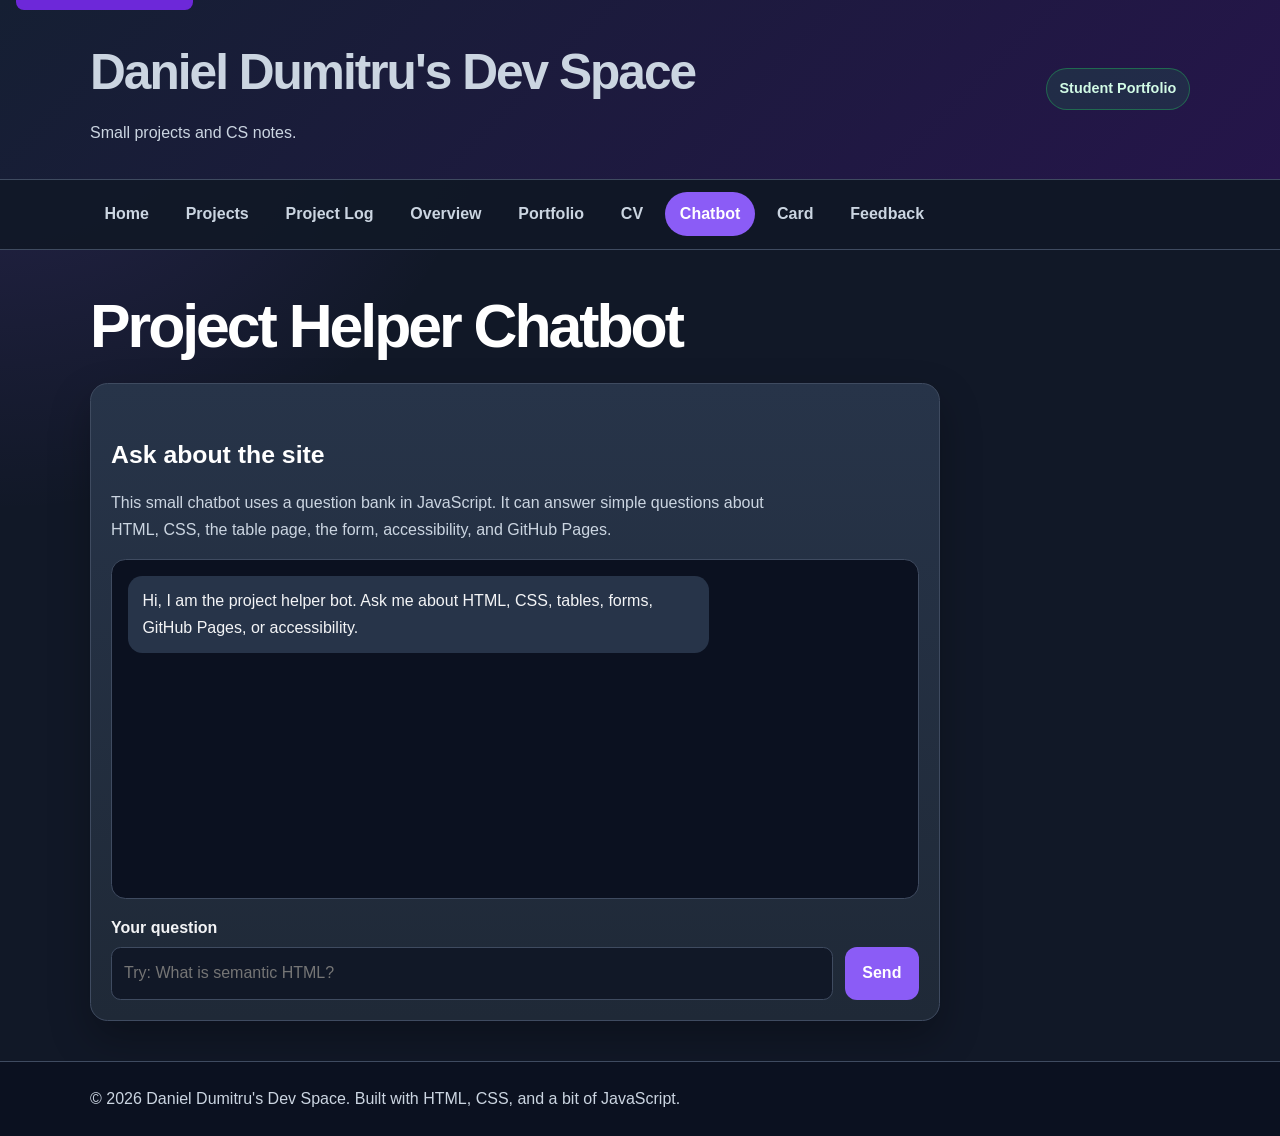
<file: chatbot.html>
<!doctype html>
<html lang="en">
<head>
  <meta charset="utf-8">
  <meta name="viewport" content="width=device-width, initial-scale=1.0">
  <title>Daniel Dumitru's Dev Space | Chatbot</title>
  <link rel="stylesheet" href="styles.css">
  <link rel="stylesheet" href="chatbot.css">
  <script src="chatbot.js" defer></script>
</head>
<body>
  <a href="#main-content" class="skip-link">Skip to main content</a>

  <header class="site-header">
    <div class="container header-layout">
      <div>
        <p class="site-title">Daniel Dumitru's Dev Space</p>
        <p class="site-tagline">Small projects and CS notes.</p>
      </div>
      <p class="header-badge">Student Portfolio</p>
    </div>
  </header>

  <nav class="site-nav" aria-label="Main navigation">
    <div class="container">
      <ul>
        <li><a href="index.html">Home</a></li>
        <li><a href="projects.html">Projects</a></li>
        <li><a href="data.html">Project Log</a></li>
        <li><a href="overview.html">Overview</a></li>
        <li><a href="portfolio.html">Portfolio</a></li>
        <li><a href="cv.html">CV</a></li>
        <li><a href="chatbot.html" aria-current="page">Chatbot</a></li>
        <li><a href="card.html">Card</a></li>
        <li><a href="contact.html">Feedback</a></li>
      </ul>
    </div>
  </nav>

  <main id="main-content" class="container page-content">
    <h1>Project Helper Chatbot</h1>

    <section class="chatbot-panel" aria-labelledby="chatbot-title">
      <h2 id="chatbot-title">Ask about the site</h2>
      <p>
        This small chatbot uses a question bank in JavaScript. It can answer simple questions about HTML,
        CSS, the table page, the form, accessibility, and GitHub Pages.
      </p>

      <div id="chat-window" class="chat-window" aria-live="polite" aria-label="Chat messages"></div>

      <form id="chat-form" class="chat-form">
        <label for="user-question">Your question</label>
        <div class="chat-input-row">
          <input type="text" id="user-question" name="user-question" placeholder="Try: What is semantic HTML?" autocomplete="off">
          <button type="submit">Send</button>
        </div>
      </form>
    </section>
  </main>

  <footer class="site-footer">
    <div class="container">
      <p>&copy; 2026 Daniel Dumitru's Dev Space. Built with HTML, CSS, and a bit of JavaScript.</p>
    </div>
  </footer>
</body>
</html>
</file>
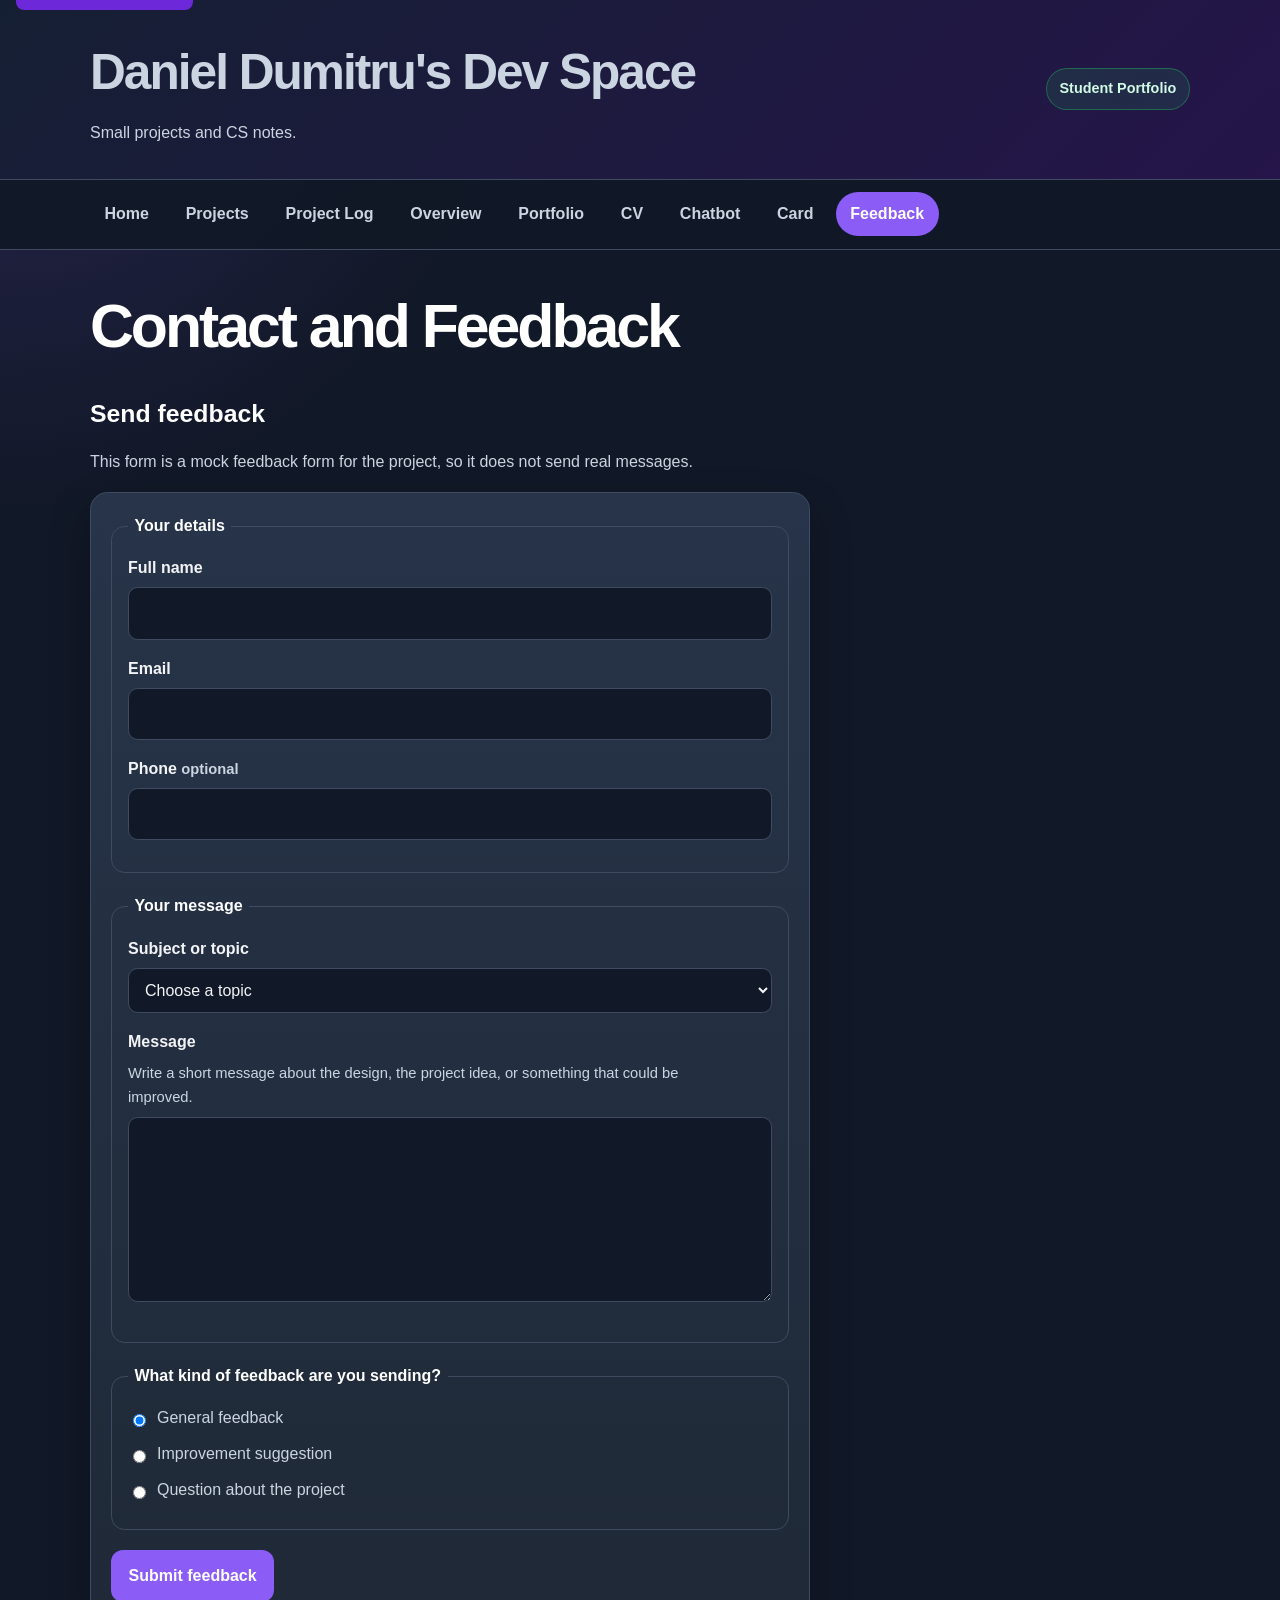
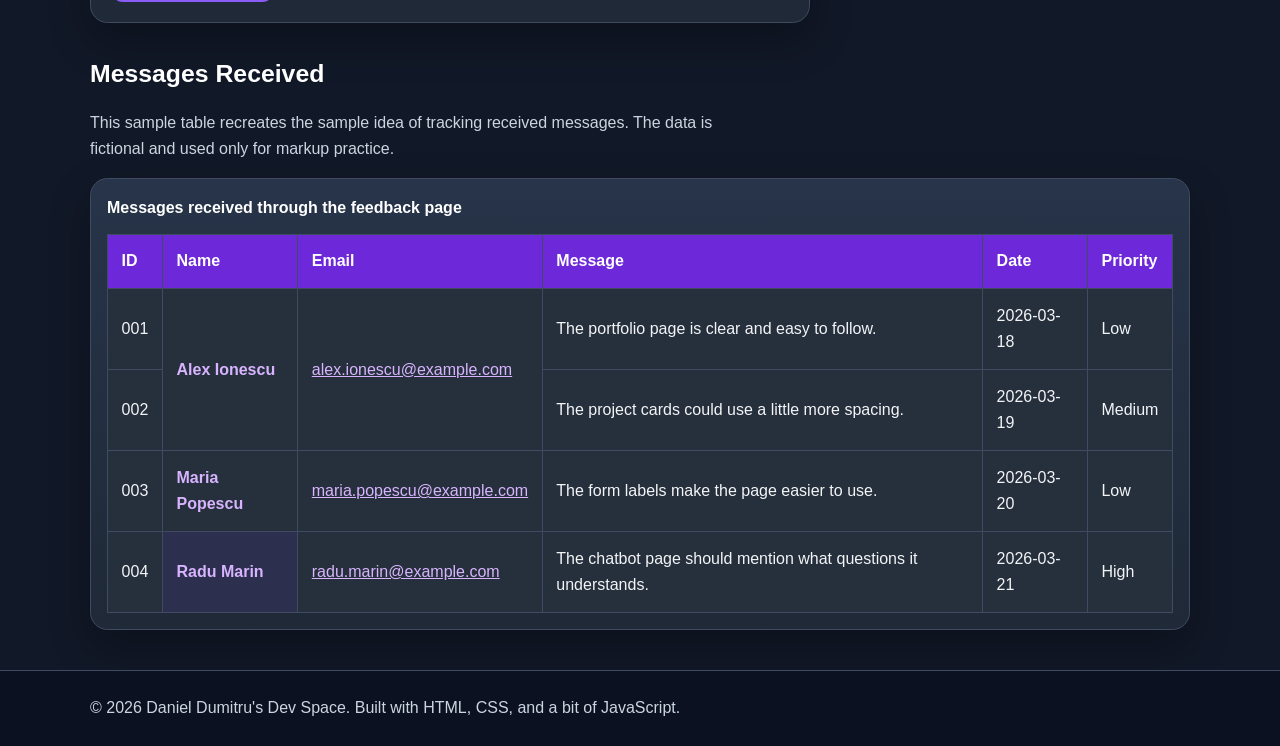
<file: contact.html>
<!doctype html>
<html lang="en">
<head>
  <meta charset="utf-8">
  <meta name="viewport" content="width=device-width, initial-scale=1.0">
  <title>Daniel Dumitru's Dev Space | Feedback</title>
  <link rel="stylesheet" href="styles.css">
</head>
<body>
  <a href="#main-content" class="skip-link">Skip to main content</a>

  <header class="site-header">
    <div class="container header-layout">
      <div>
        <p class="site-title">Daniel Dumitru's Dev Space</p>
        <p class="site-tagline">Small projects and CS notes.</p>
      </div>
      <p class="header-badge">Student Portfolio</p>
    </div>
  </header>

  <nav class="site-nav" aria-label="Main navigation">
    <div class="container">
      <ul>
        <li><a href="index.html">Home</a></li>
        <li><a href="projects.html">Projects</a></li>
        <li><a href="data.html">Project Log</a></li>
        <li><a href="overview.html">Overview</a></li>
        <li><a href="portfolio.html">Portfolio</a></li>
        <li><a href="cv.html">CV</a></li>
        <li><a href="chatbot.html">Chatbot</a></li>
        <li><a href="card.html">Card</a></li>
        <li><a href="contact.html" aria-current="page">Feedback</a></li>
      </ul>
    </div>
  </nav>

  <main id="main-content" class="container page-content">
    <h1>Contact and Feedback</h1>

    <section>
      <h2>Send feedback</h2>
      <p>
        This form is a mock feedback form for the project, so it does not send real messages.
      </p>

      <form action="#" method="post" class="contact-form" aria-label="Feedback form">
        <fieldset>
          <legend>Your details</legend>

          <div class="form-group">
            <label for="name">Full name</label>
            <input type="text" id="name" name="name" autocomplete="name" required>
          </div>

          <div class="form-group">
            <label for="email">Email</label>
            <input type="email" id="email" name="email" autocomplete="email" required>
          </div>

          <div class="form-group">
            <label for="phone">Phone <span class="optional-text">optional</span></label>
            <input type="tel" id="phone" name="phone" autocomplete="tel">
          </div>
        </fieldset>

        <fieldset>
          <legend>Your message</legend>

          <div class="form-group">
            <label for="topic">Subject or topic</label>
            <select id="topic" name="topic" required>
              <option value="">Choose a topic</option>
              <option value="portfolio">Portfolio website</option>
              <option value="projects">Project ideas</option>
              <option value="accessibility">Accessibility feedback</option>
              <option value="other">Other</option>
            </select>
          </div>

          <div class="form-group">
            <label for="message">Message</label>
            <p id="message-help" class="form-help">
              Write a short message about the design, the project idea, or something that could be improved.
            </p>
            <textarea id="message" name="message" rows="6" aria-describedby="message-help" required></textarea>
          </div>
        </fieldset>

        <fieldset>
          <legend>What kind of feedback are you sending?</legend>

          <div class="radio-group">
            <input type="radio" id="general-feedback" name="feedback-type" value="general" checked required>
            <label for="general-feedback">General feedback</label>
          </div>

          <div class="radio-group">
            <input type="radio" id="improvement" name="feedback-type" value="improvement">
            <label for="improvement">Improvement suggestion</label>
          </div>

          <div class="radio-group">
            <input type="radio" id="project-question" name="feedback-type" value="question">
            <label for="project-question">Question about the project</label>
          </div>
        </fieldset>

        <button type="submit">Submit feedback</button>
      </form>
    </section>

    <section>
      <h2>Messages Received</h2>
      <p>
        This sample table recreates the sample idea of tracking received messages. The data is fictional and used only for markup practice.
      </p>
      <div class="table-wrapper">
        <table class="messages-table">
          <caption>Messages received through the feedback page</caption>
          <thead>
            <tr>
              <th scope="col">ID</th>
              <th scope="col">Name</th>
              <th scope="col">Email</th>
              <th scope="col">Message</th>
              <th scope="col">Date</th>
              <th scope="col">Priority</th>
            </tr>
          </thead>
          <tbody>
            <tr>
              <td>001</td>
              <th scope="row" rowspan="2">Alex Ionescu</th>
              <td rowspan="2"><a href="mailto:alex.ionescu@example.com">alex.ionescu@example.com</a></td>
              <td>The portfolio page is clear and easy to follow.</td>
              <td>2026-03-18</td>
              <td>Low</td>
            </tr>
            <tr>
              <td>002</td>
              <td>The project cards could use a little more spacing.</td>
              <td>2026-03-19</td>
              <td>Medium</td>
            </tr>
            <tr>
              <td>003</td>
              <th scope="row">Maria Popescu</th>
              <td><a href="mailto:maria.popescu@example.com">maria.popescu@example.com</a></td>
              <td>The form labels make the page easier to use.</td>
              <td>2026-03-20</td>
              <td>Low</td>
            </tr>
            <tr>
              <td>004</td>
              <th scope="row">Radu Marin</th>
              <td><a href="mailto:radu.marin@example.com">radu.marin@example.com</a></td>
              <td>The chatbot page should mention what questions it understands.</td>
              <td>2026-03-21</td>
              <td>High</td>
            </tr>
          </tbody>
        </table>
      </div>
    </section>
  </main>

  <footer class="site-footer">
    <div class="container">
      <p>&copy; 2026 Daniel Dumitru's Dev Space. Built with HTML, CSS, and a bit of JavaScript.</p>
    </div>
  </footer>
</body>
</html>
</file>
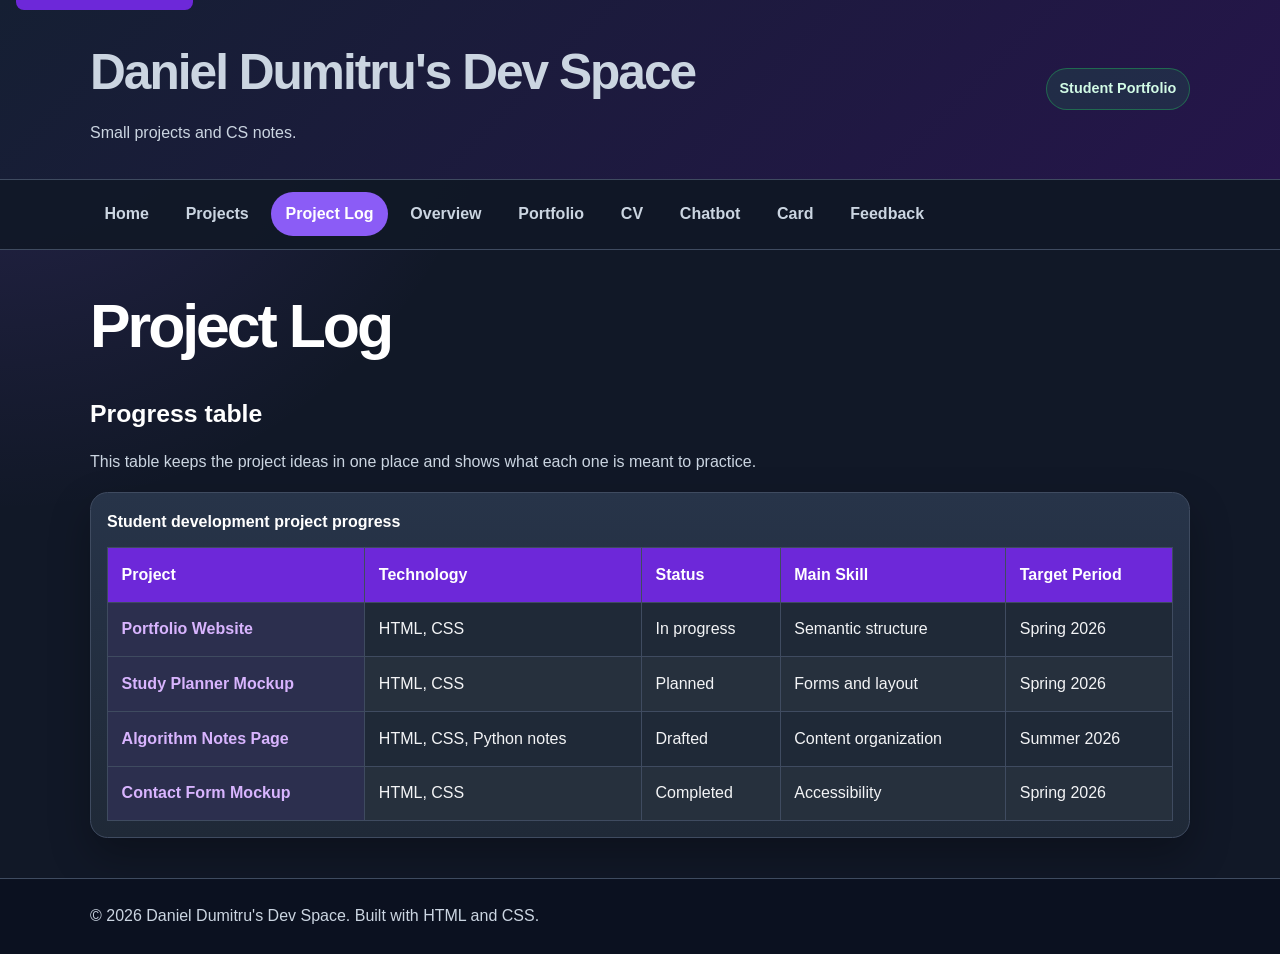
<file: data.html>
<!doctype html>
<html lang="en">
<head>
  <meta charset="utf-8">
  <meta name="viewport" content="width=device-width, initial-scale=1.0">
  <title>Daniel Dumitru's Dev Space | Project Log</title>
  <link rel="stylesheet" href="styles.css">
</head>
<body>
  <a href="#main-content" class="skip-link">Skip to main content</a>

  <header class="site-header">
    <div class="container header-layout">
      <div>
        <p class="site-title">Daniel Dumitru's Dev Space</p>
        <p class="site-tagline">Small projects and CS notes.</p>
      </div>
      <p class="header-badge">Student Portfolio</p>
    </div>
  </header>

  <nav class="site-nav" aria-label="Main navigation">
    <div class="container">
      <ul>
        <li><a href="index.html">Home</a></li>
        <li><a href="projects.html">Projects</a></li>
        <li><a href="data.html" aria-current="page">Project Log</a></li>
        <li><a href="overview.html">Overview</a></li>
        <li><a href="portfolio.html">Portfolio</a></li>
        <li><a href="cv.html">CV</a></li>
        <li><a href="chatbot.html">Chatbot</a></li>
        <li><a href="card.html">Card</a></li>
        <li><a href="contact.html">Feedback</a></li>
      </ul>
    </div>
  </nav>

  <main id="main-content" class="container page-content">
    <h1>Project Log</h1>

    <section>
      <h2>Progress table</h2>
      <p>
        This table keeps the project ideas in one place and shows what each one is meant to practice.
      </p>

      <div class="table-wrapper">
        <table>
          <caption>Student development project progress</caption>
          <thead>
            <tr>
              <th scope="col">Project</th>
              <th scope="col">Technology</th>
              <th scope="col">Status</th>
              <th scope="col">Main Skill</th>
              <th scope="col">Target Period</th>
            </tr>
          </thead>
          <tbody>
            <tr>
              <th scope="row">Portfolio Website</th>
              <td>HTML, CSS</td>
              <td>In progress</td>
              <td>Semantic structure</td>
              <td>Spring 2026</td>
            </tr>
            <tr>
              <th scope="row">Study Planner Mockup</th>
              <td>HTML, CSS</td>
              <td>Planned</td>
              <td>Forms and layout</td>
              <td>Spring 2026</td>
            </tr>
            <tr>
              <th scope="row">Algorithm Notes Page</th>
              <td>HTML, CSS, Python notes</td>
              <td>Drafted</td>
              <td>Content organization</td>
              <td>Summer 2026</td>
            </tr>
            <tr>
              <th scope="row">Contact Form Mockup</th>
              <td>HTML, CSS</td>
              <td>Completed</td>
              <td>Accessibility</td>
              <td>Spring 2026</td>
            </tr>
          </tbody>
        </table>
      </div>
    </section>
  </main>

  <footer class="site-footer">
    <div class="container">
      <p>&copy; 2026 Daniel Dumitru's Dev Space. Built with HTML and CSS.</p>
    </div>
  </footer>
</body>
</html>
</file>
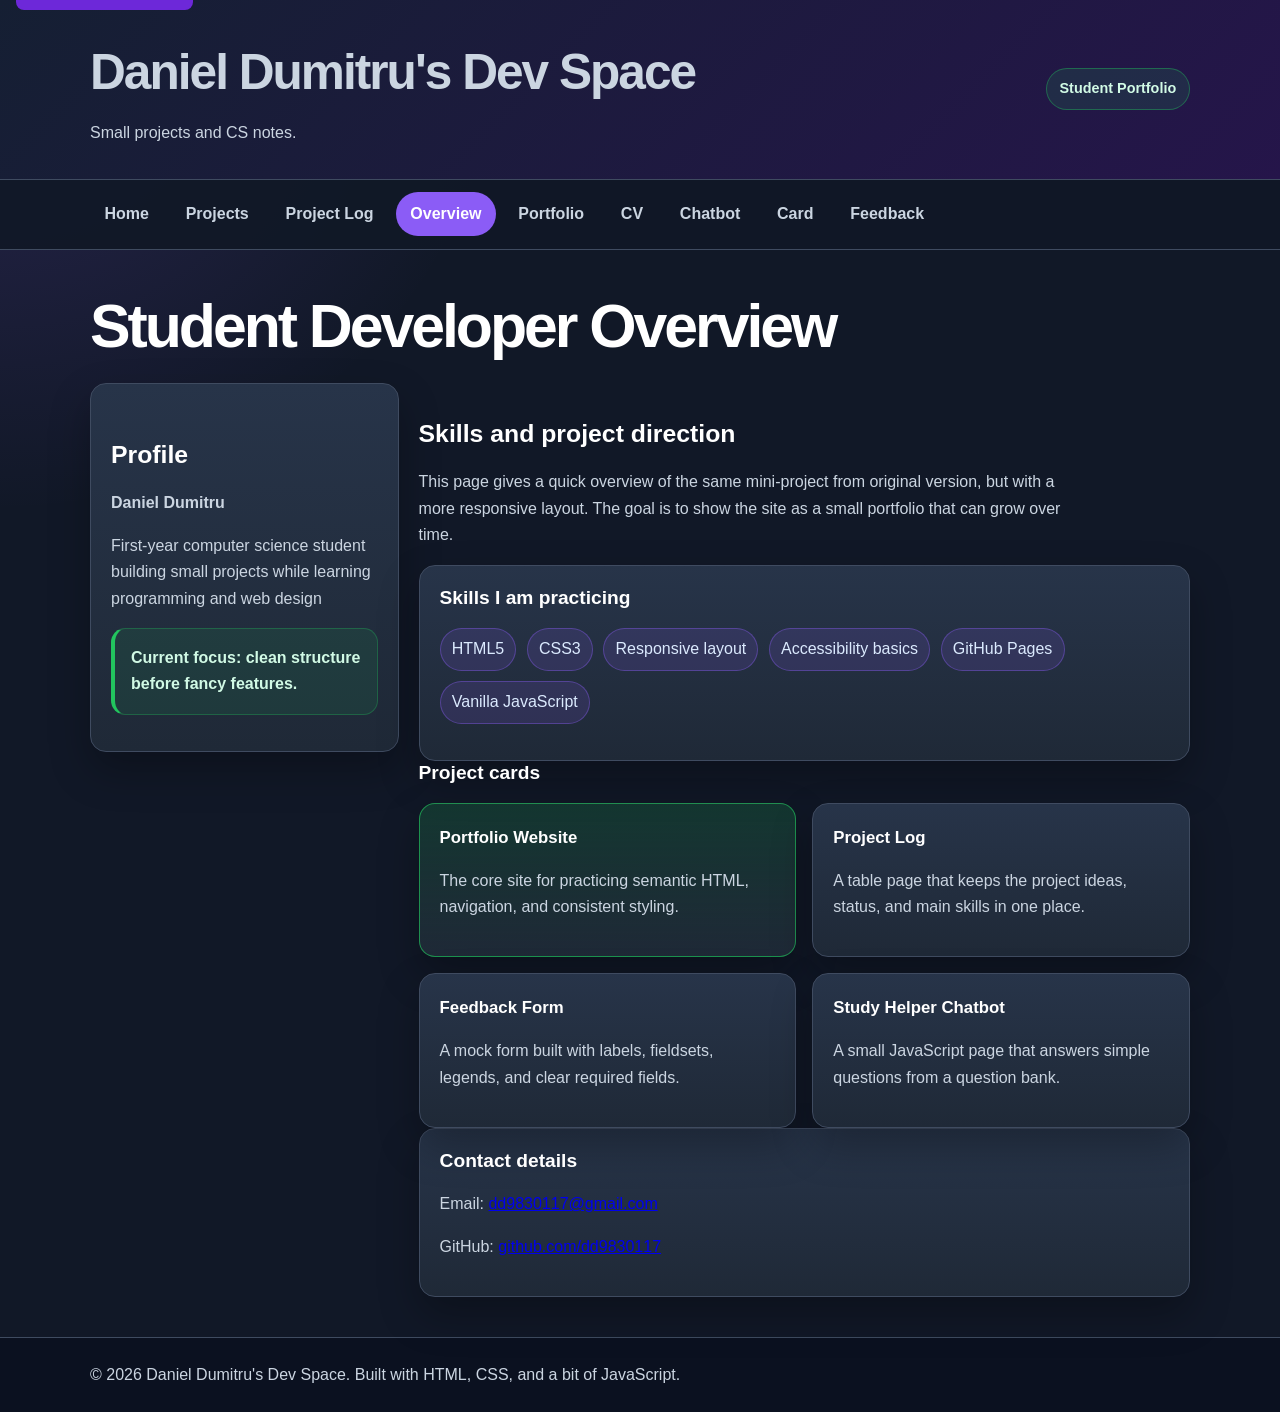
<file: overview.html>
<!doctype html>
<html lang="en">
<head>
  <meta charset="utf-8">
  <meta name="viewport" content="width=device-width, initial-scale=1.0">
  <title>Daniel Dumitru's Dev Space | Overview</title>
  <link rel="stylesheet" href="styles.css">
  <style>
    .overview-note {
      border-left: 4px solid #22c55e;
    }
  </style>
</head>
<body>
  <a href="#main-content" class="skip-link">Skip to main content</a>

  <header class="site-header">
    <div class="container header-layout">
      <div>
        <p class="site-title">Daniel Dumitru's Dev Space</p>
        <p class="site-tagline">Small projects and CS notes.</p>
      </div>
      <p class="header-badge">Student Portfolio</p>
    </div>
  </header>

  <nav class="site-nav" aria-label="Main navigation">
    <div class="container">
      <ul>
        <li><a href="index.html">Home</a></li>
        <li><a href="projects.html">Projects</a></li>
        <li><a href="data.html">Project Log</a></li>
        <li><a href="overview.html" aria-current="page">Overview</a></li>
        <li><a href="portfolio.html">Portfolio</a></li>
        <li><a href="cv.html">CV</a></li>
        <li><a href="chatbot.html">Chatbot</a></li>
        <li><a href="card.html">Card</a></li>
        <li><a href="contact.html">Feedback</a></li>
      </ul>
    </div>
  </nav>

  <main id="main-content" class="container page-content">
    <h1>Student Developer Overview</h1>

    <div class="overview-grid">
      <aside class="profile-panel">
        <h2>Profile</h2>
        <p><strong>Daniel Dumitru</strong></p>
        <p>
          First-year computer science student building small projects while learning programming and
          web design
        </p>
        <p class="notice-box overview-note" style="font-weight: 700;">Current focus: clean structure before fancy features.</p>
      </aside>

      <section>
        <h2>Skills and project direction</h2>
        <p>
          This page gives a quick overview of the same mini-project from original version, but with a more responsive
          layout. The goal is to show the site as a small portfolio that can grow over time.
        </p>

        <section class="skills-panel">
          <h3>Skills I am practicing</h3>
          <ul class="tag-list">
            <li>HTML5</li>
            <li>CSS3</li>
            <li>Responsive layout</li>
            <li>Accessibility basics</li>
            <li>GitHub Pages</li>
            <li>Vanilla JavaScript</li>
          </ul>
        </section>

        <section>
          <h3>Project cards</h3>
          <div class="overview-card-grid">
            <article class="overview-card featured-card">
              <h4>Portfolio Website</h4>
              <p>The core site for practicing semantic HTML, navigation, and consistent styling.</p>
            </article>
            <article class="overview-card">
              <h4>Project Log</h4>
              <p>A table page that keeps the project ideas, status, and main skills in one place.</p>
            </article>
            <article class="overview-card">
              <h4>Feedback Form</h4>
              <p>A mock form built with labels, fieldsets, legends, and clear required fields.</p>
            </article>
            <article class="overview-card">
              <h4>Study Helper Chatbot</h4>
              <p>A small JavaScript page that answers simple questions from a question bank.</p>
            </article>
          </div>
        </section>

        <section class="contact-panel">
          <h3>Contact details</h3>
          <p>Email: <a href="mailto:dd9830117@gmail.com">dd9830117@gmail.com</a></p>
          <p>GitHub: <a href="https://github.com/dd9830117">github.com/dd9830117</a></p>
        </section>
      </section>
    </div>
  </main>

  <footer class="site-footer">
    <div class="container">
      <p>&copy; 2026 Daniel Dumitru's Dev Space. Built with HTML, CSS, and a bit of JavaScript.</p>
    </div>
  </footer>
</body>
</html>
</file>
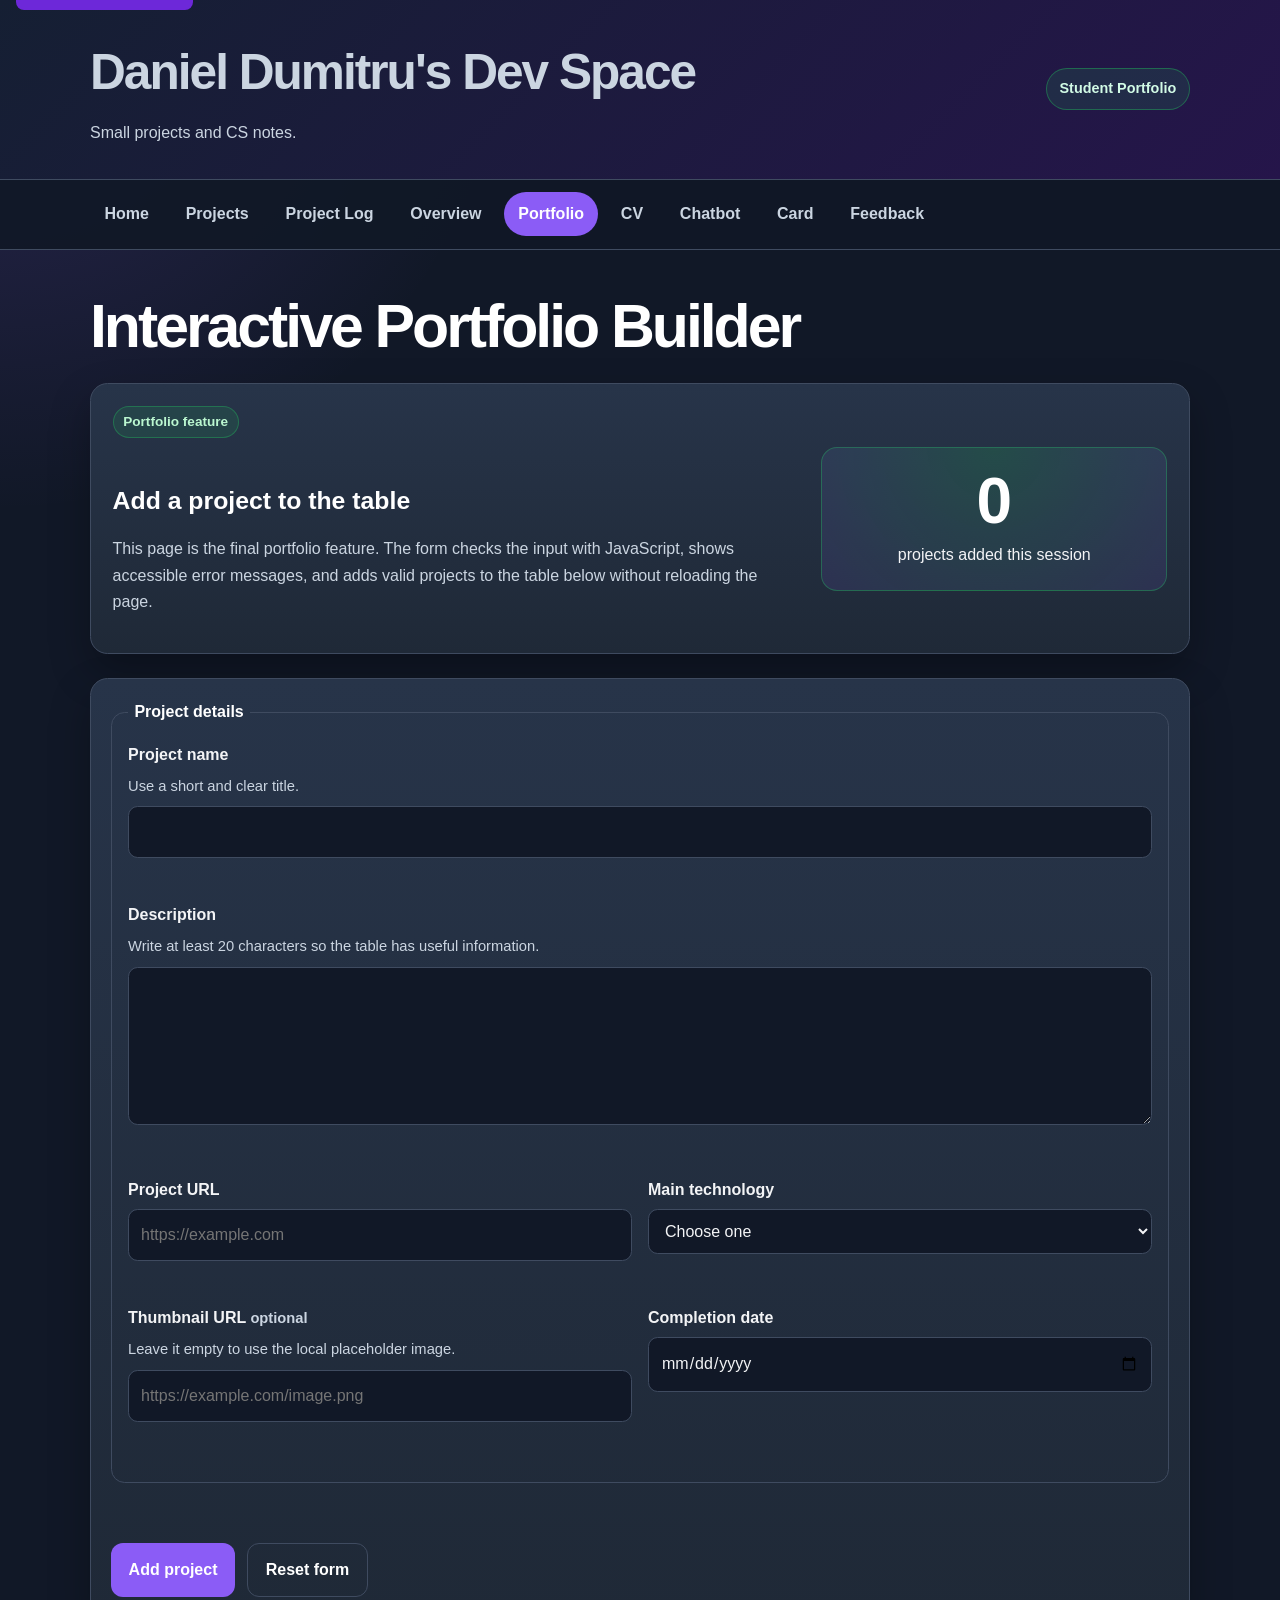
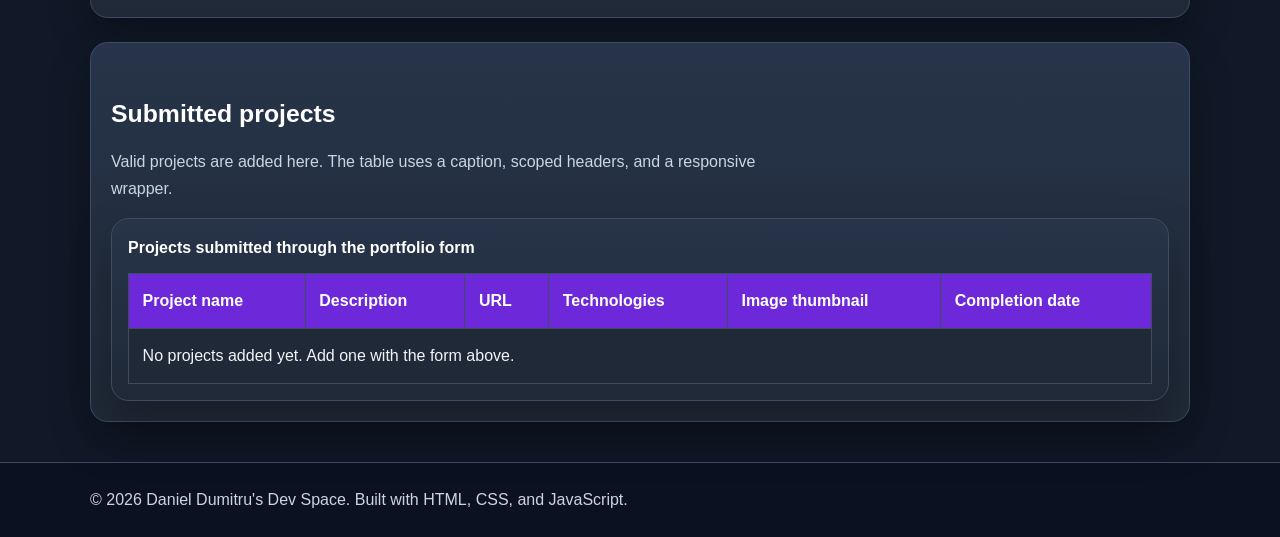
<file: portfolio.html>
<!doctype html>
<html lang="en">
<head>
  <meta charset="utf-8">
  <meta name="viewport" content="width=device-width, initial-scale=1.0">
  <title>Daniel Dumitru's Dev Space | Portfolio Builder</title>
  <link rel="stylesheet" href="styles.css">
  <link rel="stylesheet" href="portfolio.css">
  <script src="portfolio.js" defer></script>
</head>
<body>
  <a href="#main-content" class="skip-link">Skip to main content</a>

  <header class="site-header">
    <div class="container header-layout">
      <div>
        <p class="site-title">Daniel Dumitru's Dev Space</p>
        <p class="site-tagline">Small projects and CS notes.</p>
      </div>
      <p class="header-badge">Student Portfolio</p>
    </div>
  </header>

  <nav class="site-nav" aria-label="Main navigation">
    <div class="container">
      <ul>
        <li><a href="index.html">Home</a></li>
        <li><a href="projects.html">Projects</a></li>
        <li><a href="data.html">Project Log</a></li>
        <li><a href="overview.html">Overview</a></li>
        <li><a href="portfolio.html" aria-current="page">Portfolio</a></li>
        <li><a href="cv.html">CV</a></li>
        <li><a href="chatbot.html">Chatbot</a></li>
        <li><a href="card.html">Card</a></li>
        <li><a href="contact.html">Feedback</a></li>
      </ul>
    </div>
  </nav>

  <main id="main-content" class="container page-content">
    <h1>Interactive Portfolio Builder</h1>

    <section class="portfolio-hero" aria-labelledby="portfolio-intro-title">
      <div>
        <p class="card-label">Portfolio feature</p>
        <h2 id="portfolio-intro-title">Add a project to the table</h2>
        <p>
          This page is the final portfolio feature. The form checks the input with JavaScript,
          shows accessible error messages, and adds valid projects to the table below without reloading the page.
        </p>
      </div>
      <div class="project-counter" aria-live="polite">
        <span id="project-count">0</span>
        <span>projects added this session</span>
      </div>
    </section>

    <section class="portfolio-layout" aria-label="Project form and project table">
      <form id="project-form" class="project-form" novalidate aria-describedby="form-status">
        <fieldset>
          <legend>Project details</legend>

          <div class="form-group">
            <label for="project-name">Project name</label>
            <p id="project-name-help" class="form-help">Use a short and clear title.</p>
            <input type="text" id="project-name" name="project-name" autocomplete="off" aria-describedby="project-name-help project-name-error" required>
            <p id="project-name-error" class="field-error" aria-live="polite"></p>
          </div>

          <div class="form-group">
            <label for="project-description">Description</label>
            <p id="project-description-help" class="form-help">Write at least 20 characters so the table has useful information.</p>
            <textarea id="project-description" name="project-description" rows="5" aria-describedby="project-description-help project-description-error" required></textarea>
            <p id="project-description-error" class="field-error" aria-live="polite"></p>
          </div>

          <div class="form-grid">
            <div class="form-group">
              <label for="project-url">Project URL</label>
              <input type="url" id="project-url" name="project-url" placeholder="https://example.com" aria-describedby="project-url-error" required>
              <p id="project-url-error" class="field-error" aria-live="polite"></p>
            </div>

            <div class="form-group">
              <label for="project-tech">Main technology</label>
              <select id="project-tech" name="project-tech" aria-describedby="project-tech-error" required>
                <option value="">Choose one</option>
                <option>HTML</option>
                <option>CSS</option>
                <option>JavaScript</option>
                <option>Python</option>
                <option>C/C++</option>
                <option>Mixed practice</option>
              </select>
              <p id="project-tech-error" class="field-error" aria-live="polite"></p>
            </div>
          </div>

          <div class="form-grid">
            <div class="form-group">
              <label for="project-image">Thumbnail URL <span class="optional-text">optional</span></label>
              <p id="project-image-help" class="form-help">Leave it empty to use the local placeholder image.</p>
              <input type="url" id="project-image" name="project-image" placeholder="https://example.com/image.png" aria-describedby="project-image-help project-image-error">
              <p id="project-image-error" class="field-error" aria-live="polite"></p>
            </div>

            <div class="form-group">
              <label for="project-date">Completion date</label>
              <input type="date" id="project-date" name="project-date" aria-describedby="project-date-error" required>
              <p id="project-date-error" class="field-error" aria-live="polite"></p>
            </div>
          </div>
        </fieldset>

        <div id="form-status" class="form-status" aria-live="polite"></div>

        <div class="form-actions">
          <button type="submit">Add project</button>
          <button type="reset" class="secondary-button">Reset form</button>
        </div>
      </form>

      <section class="portfolio-results" aria-labelledby="submitted-projects-title">
        <h2 id="submitted-projects-title">Submitted projects</h2>
        <p>
          Valid projects are added here. The table uses a caption, scoped headers, and a responsive wrapper.
        </p>
        <div class="table-wrapper responsive-project-table">
          <table id="projects-table">
            <caption>Projects submitted through the portfolio form</caption>
            <thead>
              <tr>
                <th scope="col">Project name</th>
                <th scope="col">Description</th>
                <th scope="col">URL</th>
                <th scope="col">Technologies</th>
                <th scope="col">Image thumbnail</th>
                <th scope="col">Completion date</th>
              </tr>
            </thead>
            <tbody id="projects-table-body">
              <tr class="empty-row">
                <td colspan="6">No projects added yet. Add one with the form above.</td>
              </tr>
            </tbody>
          </table>
        </div>
      </section>
    </section>
  </main>

  <footer class="site-footer">
    <div class="container">
      <p>&copy; 2026 Daniel Dumitru's Dev Space. Built with HTML, CSS, and JavaScript.</p>
    </div>
  </footer>
</body>
</html>
</file>
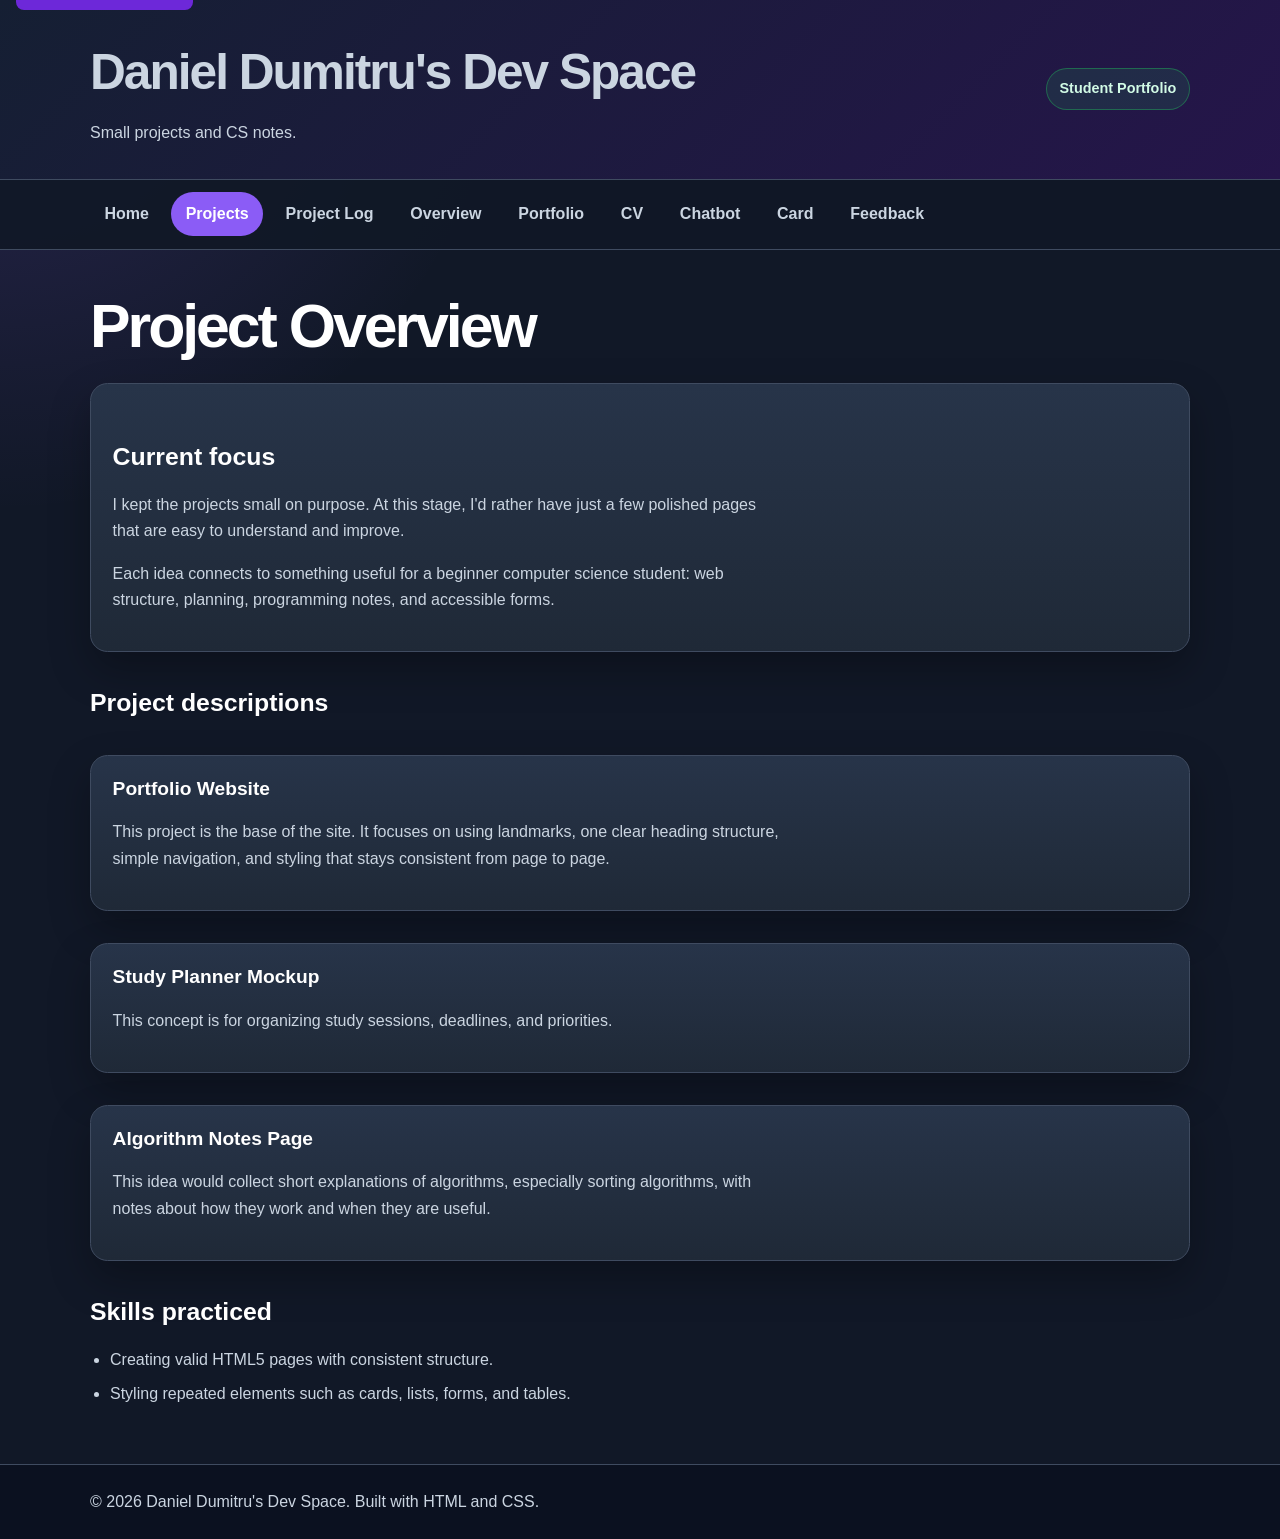
<file: projects.html>
<!doctype html>
<html lang="en">
<head>
  <meta charset="utf-8">
  <meta name="viewport" content="width=device-width, initial-scale=1.0">
  <title>Daniel Dumitru's Dev Space | Projects</title>
  <link rel="stylesheet" href="styles.css">
</head>
<body>
  <a href="#main-content" class="skip-link">Skip to main content</a>

  <header class="site-header">
    <div class="container header-layout">
      <div>
        <p class="site-title">Daniel Dumitru's Dev Space</p>
        <p class="site-tagline">Small projects and CS notes.</p>
      </div>
      <p class="header-badge">Student Portfolio</p>
    </div>
  </header>

  <nav class="site-nav" aria-label="Main navigation">
    <div class="container">
      <ul>
        <li><a href="index.html">Home</a></li>
        <li><a href="projects.html" aria-current="page">Projects</a></li>
        <li><a href="data.html">Project Log</a></li>
        <li><a href="overview.html">Overview</a></li>
        <li><a href="portfolio.html">Portfolio</a></li>
        <li><a href="cv.html">CV</a></li>
        <li><a href="chatbot.html">Chatbot</a></li>
        <li><a href="card.html">Card</a></li>
        <li><a href="contact.html">Feedback</a></li>
      </ul>
    </div>
  </nav>

  <main id="main-content" class="container page-content">
    <h1>Project Overview</h1>

    <section class="intro-block">
      <h2>Current focus</h2>
      <p>
        I kept the projects small on purpose. At this stage, I'd rather have just a few polished pages that are easy to understand and improve.
      </p>
      <p>
        Each idea connects to something useful for a beginner computer science student: web structure,
        planning, programming notes, and accessible forms.
      </p>
    </section>

    <section class="project-list">
      <h2>Project descriptions</h2>

      <article class="project-item">
        <h3>Portfolio Website</h3>
        <p>
          This project is the base of the site. It focuses on using landmarks, one clear heading structure,
          simple navigation, and styling that stays consistent from page to page.
        </p>
      </article>

      <article class="project-item">
        <h3>Study Planner Mockup</h3>
        <p>
          This concept is for organizing study sessions, deadlines, and priorities. 
        </p>
      </article>

      <article class="project-item">
        <h3>Algorithm Notes Page</h3>
        <p>
          This idea would collect short explanations of algorithms, especially sorting algorithms, with
          notes about how they work and when they are useful.
        </p>
      </article>
    </section>

    <section>
      <h2>Skills practiced</h2>
      <ul class="highlight-list">
        <li>Creating valid HTML5 pages with consistent structure.</li>
        <li>Styling repeated elements such as cards, lists, forms, and tables.</li>
      </ul>
    </section>
  </main>

  <footer class="site-footer">
    <div class="container">
      <p>&copy; 2026 Daniel Dumitru's Dev Space. Built with HTML and CSS.</p>
    </div>
  </footer>
</body>
</html>
</file>
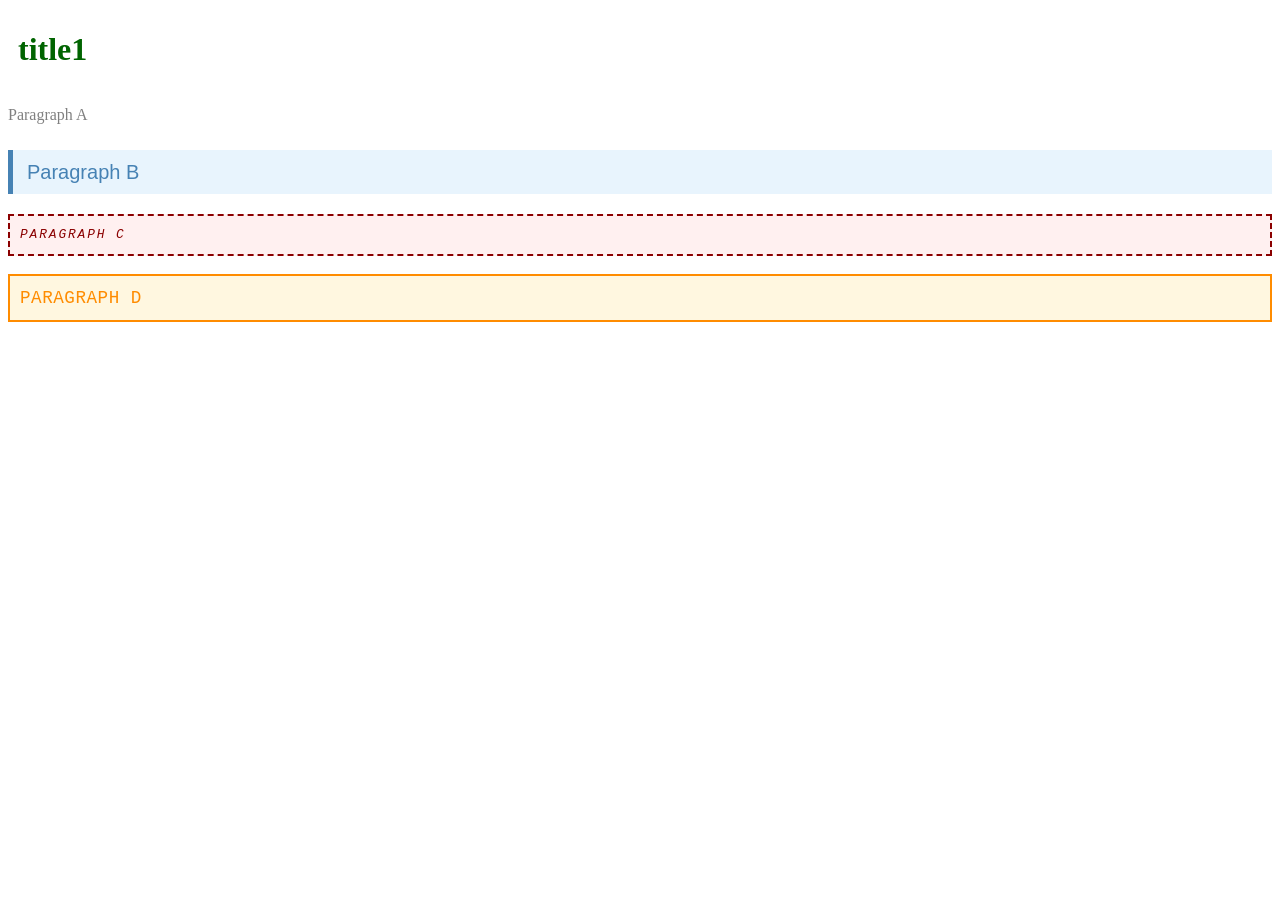
<file: specificity.html>
<!DOCTYPE html>
<html lang="en">
<head>
    <meta charset="UTF-8">
    <title>Specificity Game</title>
    <link rel="stylesheet" href="style.css">
    <style>
        p {
            color: gray;
            font-size: 1rem;
            font-family: Georgia, serif;
            line-height: 1.4;
            padding: 4px 0;
        }

        .info {
            color: steelblue;
            font-size: 1.25rem;
            background-color: #e8f4fd;
            padding: 8px 14px;
            border-left: 5px solid steelblue;
            font-family: Arial, sans-serif;
        }

        #warning {
            color: darkred;
            font-size: 0.8rem;
            font-style: italic;
            text-transform: uppercase;
            letter-spacing: 0.15em;
            border: 2px dashed darkred;
            padding: 10px;
            background-color: #fff0f0;
            font-family: 'Courier New', monospace;
        }

        #warning.info {
            color: darkorange;
            background-color: #fff7e0;
            border: 2px solid darkorange;
            font-size: 1.1rem;
            font-style: normal;
            letter-spacing: 0.03em;
        }

        h1 {
            color: darkgreen;
        }
    </style>
</head>
<body>

    <h1>title1</h1>

    <p>Paragraph A</p>

    <p class="info">Paragraph B</p>

    <p id="warning">Paragraph C</p>

    <p class="info" id="warning">Paragraph D</p>

</body>
</html>
</file>
<file: styles.css>
:root {
  --color-background: #111827;
  --color-surface: #1f2937;
  --color-surface-light: #273449;
  --color-primary: #8b5cf6;
  --color-primary-dark: #6d28d9;
  --color-accent: #22c55e;
  --color-text: #f3f4f6;
  --color-muted: #cbd5e1;
  --color-border: #3f4b60;
  --shadow-soft: 0 18px 40px rgba(0, 0, 0, 0.28);
}

* {
  box-sizing: border-box;
}

html {
  scroll-behavior: smooth;
}

body {
  margin: 0;
  font-family: Arial, Helvetica, sans-serif;
  font-size: 16px;
  line-height: 1.65;
  color: var(--color-text);
  background:
    radial-gradient(circle at top left, rgba(139, 92, 246, 0.2), transparent 32rem),
    var(--color-background);
}

.container {
  width: min(1100px, 92%);
  margin: 0 auto;
}

.skip-link {
  position: absolute;
  top: -40px;
  left: 1rem;
  z-index: 100;
  padding: 0.75rem 1rem;
  color: #ffffff;
  background: var(--color-primary-dark);
  border-radius: 0 0 0.5rem 0.5rem;
}

.skip-link:focus {
  top: 0;
}

.site-header {
  padding: 2rem 0;
  color: #ffffff;
  background: linear-gradient(135deg, #151f33, #25154a);
  border-bottom: 1px solid var(--color-border);
}

.header-layout {
  display: flex;
  flex-wrap: wrap;
  gap: 1rem;
  align-items: center;
  justify-content: space-between;
}

.site-title {
  margin: 0;
  font-size: clamp(2rem, 5vw, 3.1rem);
  font-weight: 800;
  letter-spacing: -0.04em;
}

.site-tagline {
  margin: 0.4rem 0 0;
  color: var(--color-muted);
}

.header-badge {
  margin: 0;
  padding: 0.5rem 0.8rem;
  color: #d1fae5;
  background: rgba(34, 197, 94, 0.12);
  border: 1px solid rgba(34, 197, 94, 0.4);
  border-radius: 999px;
  font-size: 0.9rem;
  font-weight: 700;
}

.site-nav {
  position: sticky;
  top: 0;
  z-index: 20;
  background: rgba(17, 24, 39, 0.92);
  border-bottom: 1px solid var(--color-border);
}

.site-nav ul {
  display: flex;
  flex-wrap: wrap;
  gap: 0.5rem;
  align-items: center;
  margin: 0;
  padding: 0.8rem 0;
  list-style: none;
}

.site-nav a {
  display: inline-block;
  padding: 0.55rem 0.9rem;
  color: var(--color-muted);
  font-weight: 700;
  text-decoration: none;
  border-radius: 999px;
}

.site-nav a:hover,
.site-nav a:focus,
.site-nav a[aria-current="page"] {
  color: #ffffff;
  background: var(--color-primary);
}

.page-content {
  padding: 2.5rem 0;
}

h1,
h2,
h3 {
  line-height: 1.2;
  color: #ffffff;
}

h1 {
  margin-top: 0;
  margin-bottom: 1.25rem;
  font-size: clamp(2.2rem, 5vw, 3.8rem);
  letter-spacing: -0.05em;
}

h2 {
  margin-top: 2.25rem;
  font-size: 1.55rem;
}

h3 {
  margin-top: 0;
  font-size: 1.2rem;
}

p {
  max-width: 75ch;
  color: var(--color-muted);
}

.hero-section,
.intro-block,
.card,
.project-item,
.contact-form,
.table-wrapper {
  background: linear-gradient(180deg, var(--color-surface-light), var(--color-surface));
  border: 1px solid var(--color-border);
  border-radius: 1.1rem;
  box-shadow: var(--shadow-soft);
}

.hero-section,
.intro-block,
.project-item {
  padding: 1.35rem;
}

.button-link {
  display: inline-block;
  margin-top: 0.5rem;
  padding: 0.75rem 1rem;
  color: #ffffff;
  font-weight: 700;
  text-decoration: none;
  background: var(--color-primary);
  border-radius: 0.75rem;
}

.button-link:hover,
.button-link:focus {
  background: var(--color-primary-dark);
}

.card-grid {
  display: grid;
  grid-template-columns: repeat(auto-fit, minmax(220px, 1fr));
  gap: 1rem;
}

.card {
  padding: 1.25rem;
}

.card-label {
  display: inline-block;
  margin: 0 0 0.75rem;
  padding: 0.25rem 0.6rem;
  color: #bbf7d0;
  background: rgba(34, 197, 94, 0.12);
  border: 1px solid rgba(34, 197, 94, 0.35);
  border-radius: 999px;
  font-size: 0.85rem;
  font-weight: 700;
}

.highlight-list {
  padding-left: 1.25rem;
}

.highlight-list li {
  margin-bottom: 0.5rem;
  color: var(--color-muted);
}

.project-list {
  display: grid;
  gap: 1rem;
}

.table-wrapper {
  overflow-x: auto;
  padding: 1rem;
}

table {
  width: 100%;
  border-collapse: collapse;
  background: var(--color-surface);
}

caption {
  margin-bottom: 0.75rem;
  font-weight: 700;
  color: #ffffff;
  text-align: left;
}

th,
td {
  padding: 0.85rem;
  text-align: left;
  border: 1px solid var(--color-border);
}

thead th {
  color: #ffffff;
  background: var(--color-primary-dark);
}

tbody th {
  color: #d8b4fe;
  background: rgba(139, 92, 246, 0.12);
}

tbody tr:nth-child(even) td {
  background: rgba(255, 255, 255, 0.03);
}

.contact-form {
  max-width: 720px;
  padding: 1.25rem;
}

fieldset {
  margin: 0 0 1.25rem;
  padding: 1rem;
  border: 1px solid var(--color-border);
  border-radius: 0.85rem;
}

legend {
  padding: 0 0.4rem;
  font-weight: 700;
  color: #ffffff;
}

.form-group {
  margin-bottom: 1rem;
}

label {
  display: block;
  margin-bottom: 0.35rem;
  font-weight: 700;
}

input,
select,
textarea,
button {
  font: inherit;
}

input,
select,
textarea {
  width: 100%;
  padding: 0.75rem;
  color: var(--color-text);
  background: #111827;
  border: 1px solid var(--color-border);
  border-radius: 0.6rem;
}

input:focus,
select:focus,
textarea:focus,
button:focus,
a:focus {
  outline: 3px solid rgba(34, 197, 94, 0.45);
  outline-offset: 2px;
}

.radio-group {
  display: flex;
  gap: 0.5rem;
  align-items: center;
  margin-bottom: 0.6rem;
}

.radio-group input {
  width: auto;
}

.radio-group label {
  margin-bottom: 0;
  font-weight: 400;
  color: var(--color-muted);
}

button {
  padding: 0.8rem 1.1rem;
  color: #ffffff;
  font-weight: 700;
  cursor: pointer;
  background: var(--color-primary);
  border: 0;
  border-radius: 0.75rem;
}

button:hover {
  background: var(--color-primary-dark);
}

.site-footer {
  padding: 1.5rem 0;
  color: #ffffff;
  background: #0b1120;
  border-top: 1px solid var(--color-border);
}

.site-footer p {
  margin: 0;
}

@media (max-width: 600px) {
  .site-nav ul {
    flex-direction: column;
    align-items: stretch;
  }

  .site-nav a {
    width: 100%;
  }

  th,
  td {
    padding: 0.65rem;
  }
}


/* previous version additions: stronger layout, selector practice, and responsive sections */
.hero-section {
  background:
    linear-gradient(135deg, rgba(39, 52, 73, 0.92), rgba(31, 41, 55, 0.96)),
    radial-gradient(circle at 20% 20%, rgba(139, 92, 246, 0.28), transparent 28rem);
}

.card-grid .card:nth-child(2) {
  border-color: rgba(34, 197, 94, 0.55);
}

.project-item + .project-item {
  margin-top: 1rem;
}

.notice-box {
  max-width: 75ch;
  padding: 1rem;
  color: #d1fae5;
  background: rgba(34, 197, 94, 0.1);
  border: 1px solid rgba(34, 197, 94, 0.3);
  border-radius: 0.9rem;
}

.overview-grid {
  display: grid;
  grid-template-columns: 1fr;
  gap: 1.25rem;
}

.profile-panel,
.skills-panel,
.contact-panel,
.overview-card {
  padding: 1.25rem;
  background: linear-gradient(180deg, var(--color-surface-light), var(--color-surface));
  border: 1px solid var(--color-border);
  border-radius: 1rem;
  box-shadow: var(--shadow-soft);
}

.tag-list {
  display: flex;
  flex-wrap: wrap;
  gap: 0.65rem;
  padding: 0;
  list-style: none;
}

.tag-list li {
  padding: 0.45rem 0.7rem;
  color: #dbeafe;
  background: rgba(139, 92, 246, 0.14);
  border: 1px solid rgba(139, 92, 246, 0.38);
  border-radius: 999px;
}

.overview-card-grid {
  display: grid;
  grid-template-columns: 1fr;
  gap: 1rem;
}

.overview-card h4 {
  margin: 0 0 0.4rem;
  color: #ffffff;
  font-size: 1.05rem;
}

.featured-card {
  border-color: rgba(34, 197, 94, 0.65);
  background: linear-gradient(180deg, rgba(34, 197, 94, 0.18), var(--color-surface));
}

.resource-list {
  display: grid;
  gap: 1rem;
  padding: 0;
  list-style: none;
}

.resource-list li {
  padding: 1rem;
  background: var(--color-surface);
  border: 1px solid var(--color-border);
  border-radius: 0.9rem;
}

@media (min-width: 760px) {
  .overview-grid {
    grid-template-columns: minmax(230px, 0.8fr) minmax(0, 2fr);
    align-items: start;
  }

  .overview-card-grid {
    grid-template-columns: repeat(2, minmax(0, 1fr));
  }
}

/* Form and table additions */
.optional-text,
.form-help {
  color: var(--color-muted);
  font-size: 0.92rem;
}

.form-help {
  margin: 0 0 0.5rem;
}

.messages-table a,
.portfolio-table a {
  color: #d8b4fe;
}

.messages-table tbody tr:nth-child(odd) td,
.messages-table tbody tr:nth-child(odd) th {
  background: rgba(255, 255, 255, 0.03);
}


/* Portfolio and CV additions */
.feature-spotlight,
.cv-hero,
.cv-panel {
  background: linear-gradient(180deg, var(--color-surface-light), var(--color-surface));
  border: 1px solid var(--color-border);
  border-radius: 1.1rem;
  box-shadow: var(--shadow-soft);
}

.feature-spotlight,
.cv-hero,
.cv-panel {
  padding: 1.25rem;
}

.feature-spotlight,
.cv-hero {
  display: grid;
  gap: 1rem;
  align-items: center;
}

.spotlight-actions {
  display: flex;
  flex-wrap: wrap;
  gap: 0.75rem;
}

.secondary-button {
  color: #ffffff;
  background: transparent;
  border: 1px solid var(--color-border);
}

.secondary-button:hover,
.secondary-button:focus {
  background: rgba(139, 92, 246, 0.18);
}

.cv-hero img {
  width: min(170px, 55vw);
  border: 3px solid rgba(34, 197, 94, 0.5);
  border-radius: 50%;
}

.cv-grid {
  display: grid;
  gap: 1rem;
  margin-top: 1.5rem;
}

@media (min-width: 720px) {
  .feature-spotlight,
  .cv-hero {
    grid-template-columns: minmax(0, 1.6fr) minmax(220px, 0.8fr);
  }

  .cv-grid {
    grid-template-columns: repeat(2, minmax(0, 1fr));
  }
}
</file>
<file: chatbot.css>
.chatbot-panel {
  max-width: 850px;
  padding: 1.25rem;
  background: linear-gradient(180deg, var(--color-surface-light), var(--color-surface));
  border: 1px solid var(--color-border);
  border-radius: 1.1rem;
  box-shadow: var(--shadow-soft);
}

.chat-window {
  height: 340px;
  margin: 1rem 0;
  padding: 1rem;
  overflow-y: auto;
  background: #0b1120;
  border: 1px solid var(--color-border);
  border-radius: 0.9rem;
}

.chat-message {
  max-width: 75%;
  margin: 0 0 0.75rem;
  padding: 0.75rem 0.9rem;
  border-radius: 0.9rem;
}

.chat-message.bot {
  color: var(--color-text);
  background: var(--color-surface-light);
}

.chat-message.user {
  margin-left: auto;
  color: #ffffff;
  background: var(--color-primary);
}

.chat-input-row {
  display: flex;
  flex-direction: column;
  gap: 0.75rem;
}

@media (min-width: 650px) {
  .chat-input-row {
    flex-direction: row;
  }

  .chat-input-row input {
    flex: 1;
  }
}
</file>
<file: portfolio.css>
/* Portfolio form and dynamic table styles */
.portfolio-hero,
.project-form,
.portfolio-results,
.cv-hero,
.cv-panel,
.feature-spotlight {
  background: linear-gradient(180deg, var(--color-surface-light), var(--color-surface));
  border: 1px solid var(--color-border);
  border-radius: 1.1rem;
  box-shadow: var(--shadow-soft);
}

.portfolio-hero,
.feature-spotlight {
  display: grid;
  gap: 1rem;
  align-items: center;
  padding: 1.35rem;
}

.project-counter {
  display: grid;
  place-items: center;
  min-height: 9rem;
  padding: 1rem;
  text-align: center;
  background: radial-gradient(circle at top, rgba(34, 197, 94, 0.18), rgba(139, 92, 246, 0.12));
  border: 1px solid rgba(34, 197, 94, 0.35);
  border-radius: 1rem;
}

.project-counter span:first-child {
  display: block;
  color: #ffffff;
  font-size: clamp(2.5rem, 8vw, 4rem);
  font-weight: 800;
  line-height: 1;
}

.portfolio-layout {
  display: grid;
  gap: 1.5rem;
  margin-top: 1.5rem;
}

.project-form,
.portfolio-results,
.cv-panel,
.cv-hero {
  padding: 1.25rem;
}

.form-grid {
  display: grid;
  gap: 1rem;
}

.field-error {
  min-height: 1.4rem;
  margin: 0.35rem 0 0;
  color: #fecaca;
  font-size: 0.92rem;
  font-weight: 700;
}

.form-status {
  min-height: 1.5rem;
  margin-bottom: 1rem;
  color: #d1fae5;
  font-weight: 700;
}

input[aria-invalid="true"],
select[aria-invalid="true"],
textarea[aria-invalid="true"] {
  border-color: #f87171;
  box-shadow: 0 0 0 3px rgba(248, 113, 113, 0.18);
}

.form-actions,
.spotlight-actions {
  display: flex;
  flex-wrap: wrap;
  gap: 0.75rem;
}

.secondary-button {
  color: #ffffff;
  background: transparent;
  border: 1px solid var(--color-border);
}

.secondary-button:hover,
.secondary-button:focus {
  background: rgba(139, 92, 246, 0.18);
}

.project-thumb {
  width: 88px;
  height: 56px;
  object-fit: cover;
  border: 1px solid var(--color-border);
  border-radius: 0.6rem;
}

.added-row {
  animation: gentle-pop 320ms ease-out;
}

@keyframes gentle-pop {
  from {
    opacity: 0;
    transform: translateY(8px);
  }
  to {
    opacity: 1;
    transform: translateY(0);
  }
}

.cv-hero {
  display: grid;
  gap: 1rem;
  align-items: center;
}

.cv-hero img {
  width: min(170px, 55vw);
  border: 3px solid rgba(34, 197, 94, 0.5);
  border-radius: 50%;
}

.cv-grid {
  display: grid;
  gap: 1rem;
  margin-top: 1.5rem;
}

@media (min-width: 720px) {
  .portfolio-hero,
  .feature-spotlight,
  .cv-hero {
    grid-template-columns: minmax(0, 1.6fr) minmax(220px, 0.8fr);
  }

  .form-grid {
    grid-template-columns: repeat(2, minmax(0, 1fr));
  }

  .cv-grid {
    grid-template-columns: repeat(2, minmax(0, 1fr));
  }
}
</file>
<file: style.css>
/* Additional stylesheet: specificity title + styled skills/portfolio tables */

h1 {
  color: #f5f3ff;
  font-style: normal;
  padding: 10px;
}

.hero-with-image {
  display: grid;
  gap: 1.5rem;
  align-items: center;
}

.hero-avatar {
  margin: 0;
  text-align: center;
}

.hero-avatar img {
  width: min(180px, 60vw);
  height: auto;
  border: 3px solid rgba(139, 92, 246, 0.7);
  border-radius: 50%;
  box-shadow: 0 16px 34px rgba(0, 0, 0, 0.3);
}

.hero-avatar figcaption {
  margin-top: 0.5rem;
  color: #cbd5e1;
  font-size: 0.9rem;
}

.skills-table {
  overflow: hidden;
  border-radius: 0.85rem;
}

.skills-table thead th {
  color: #ffffff;
  text-align: center;
  text-transform: uppercase;
  letter-spacing: 0.08em;
  background: #4c1d95;
}

.skills-table tbody th {
  color: #ffffff;
  background: #6d28d9;
}

.skills-table tbody tr:nth-child(odd) td {
  color: #1f2937;
  background: #ffffff;
}

.skills-table tbody tr:nth-child(even) td {
  color: #1f2937;
  background: #ede9fe;
}

.skills-table td,
.skills-table th {
  border: 1px solid #c4b5fd;
}

.skills-table .skill-good {
  background: #dcfce7;
}

.skills-table .skill-weak {
  background: #fee2e2;
}

.skills-table tbody tr:hover td,
.skills-table tbody tr:hover th {
  filter: brightness(1.08);
}

.portfolio-table ul {
  margin: 0;
  padding-left: 1rem;
}

.portfolio-table select {
  min-width: 8rem;
}

.portfolio-table tbody tr:last-child td {
  color: #d1fae5;
  font-weight: 700;
  background: rgba(34, 197, 94, 0.12);
}

.visually-hidden {
  position: absolute;
  width: 1px;
  height: 1px;
  padding: 0;
  margin: -1px;
  overflow: hidden;
  clip: rect(0, 0, 0, 0);
  white-space: nowrap;
  border: 0;
}

@media (min-width: 720px) {
  .hero-with-image {
    grid-template-columns: minmax(0, 1.5fr) minmax(180px, 0.5fr);
  }
}
</file>
